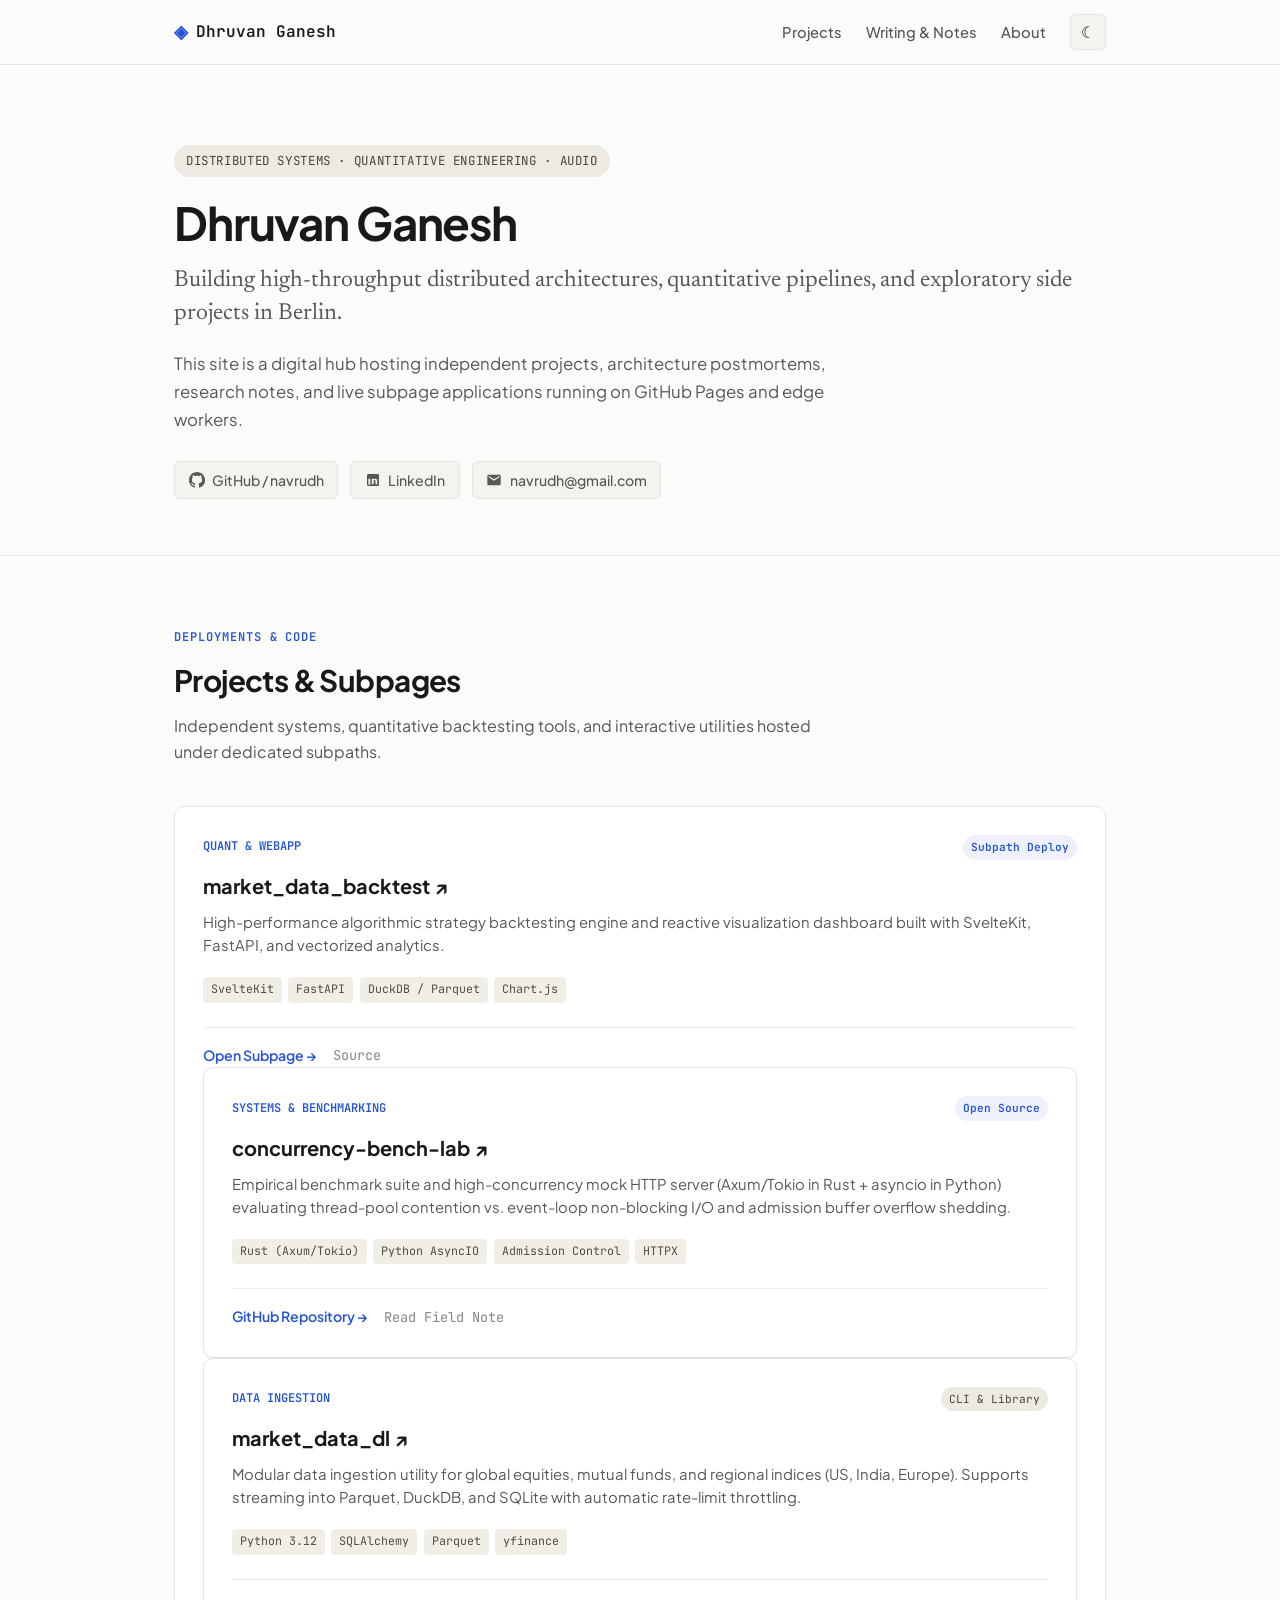
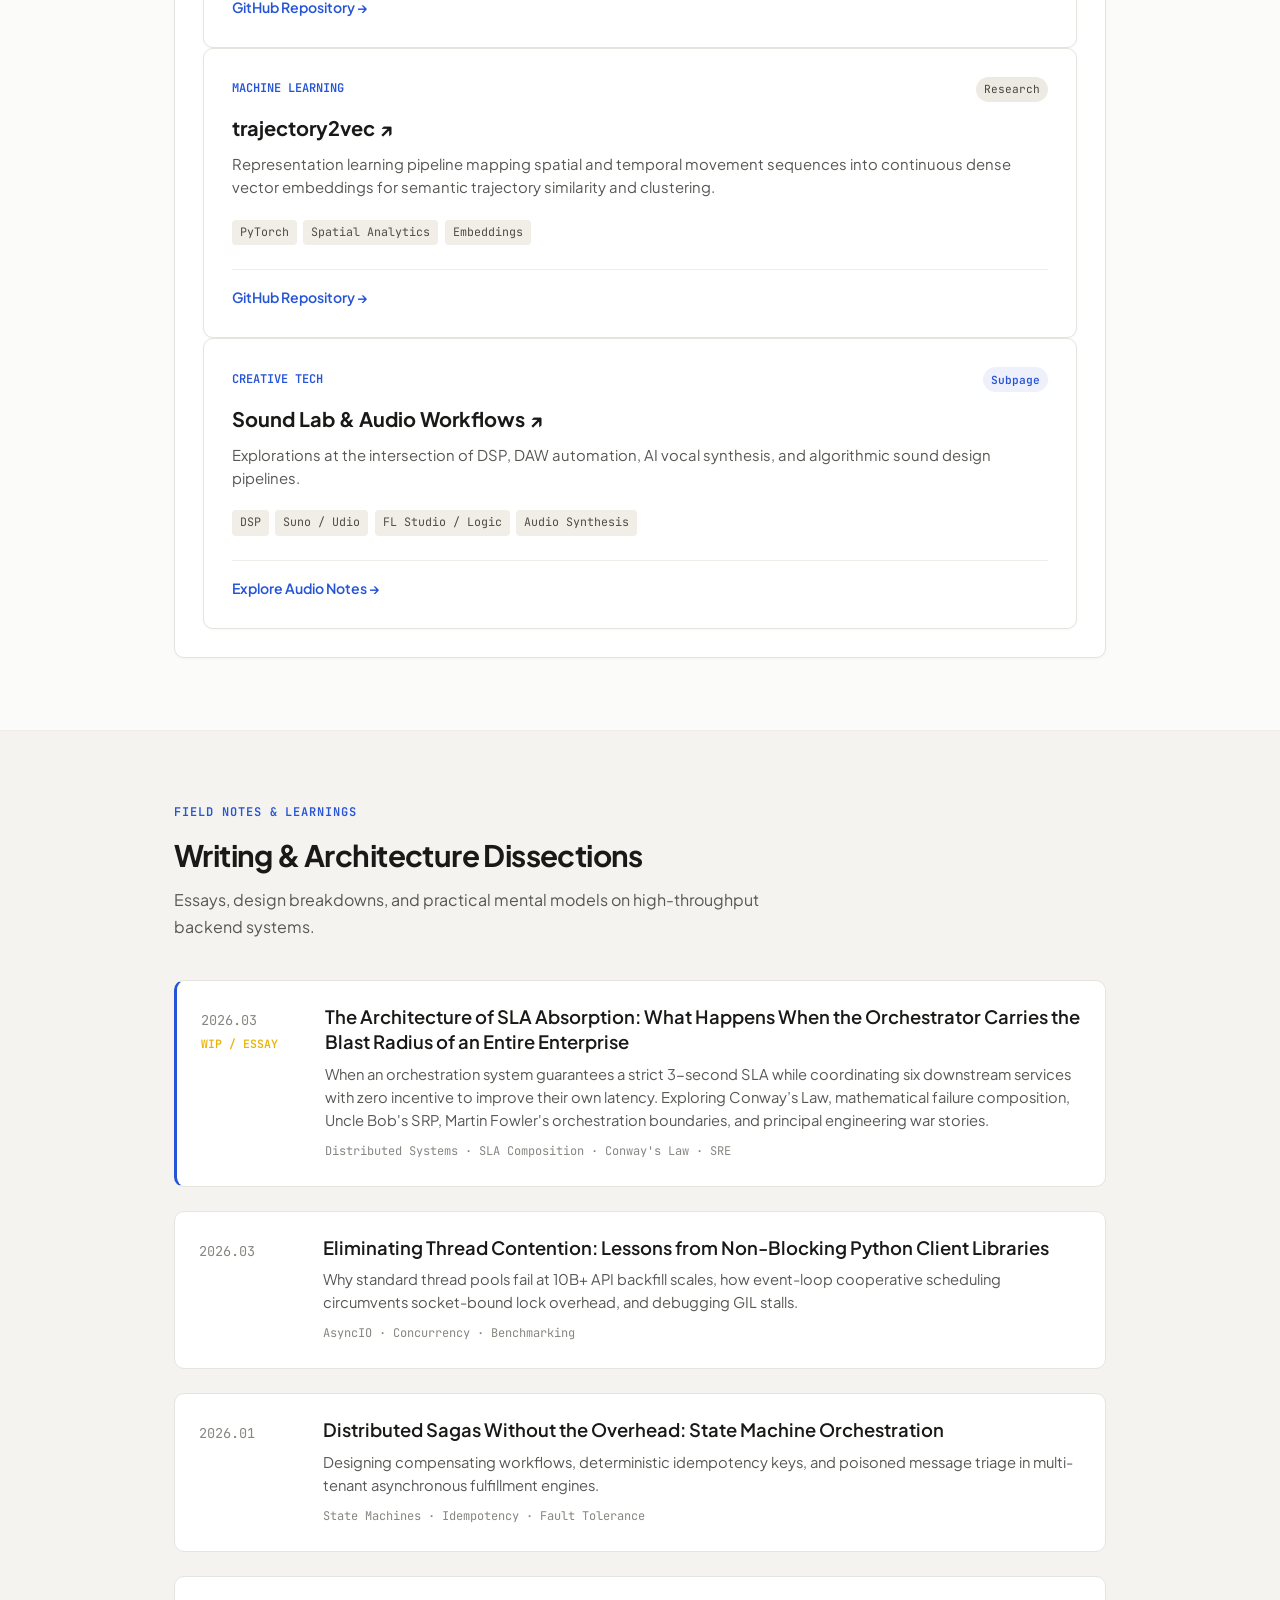
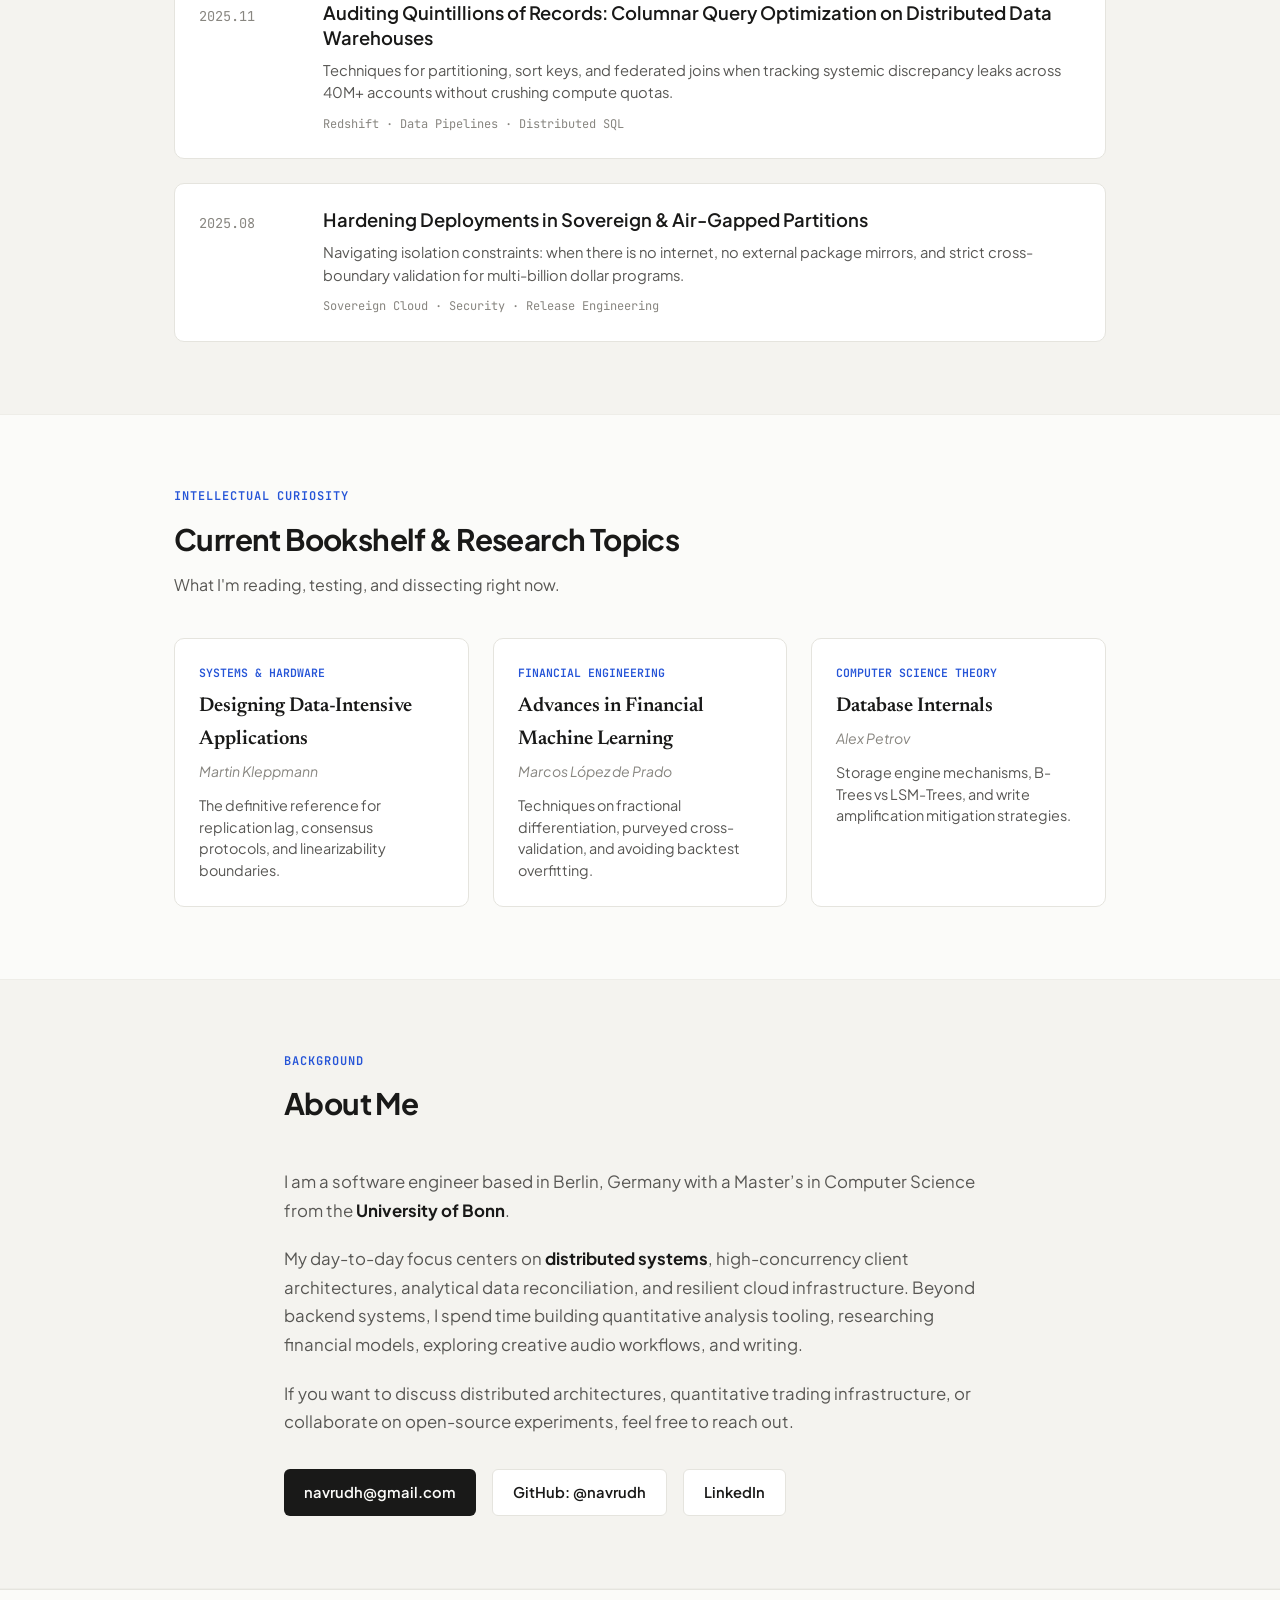
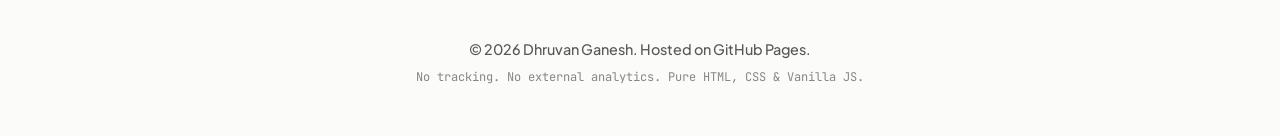
<file: index.html>
<!DOCTYPE html>
<html lang="en">
<head>
  <meta charset="UTF-8">
  <meta name="viewport" content="width=device-width, initial-scale=1.0">
  <title>Dhruvan Ganesh — Distributed Systems, Quant & Notes</title>
  <meta name="description" content="Personal portfolio, engineering field notes, and sub-project directory of Dhruvan Ganesh.">
  <link rel="icon" href="data:image/svg+xml,<svg xmlns=%22http://www.w3.org/2000/svg%22 viewBox=%220 0 100 100%22><text y=%22.9em%22 font-size=%2290%22>⚡</text></svg>">
  
  <!-- Fonts: Inter + JetBrains Mono + Newsreader for refined editorial look -->
  <link rel="preconnect" href="https://fonts.googleapis.com">
  <link rel="preconnect" href="https://fonts.gstatic.com" crossorigin>
  <link href="https://fonts.googleapis.com/css2?family=JetBrains+Mono:wght@400;500;600&family=Newsreader:ital,opsz,wght@0,6..72,400;0,6..72,500;1,6..72,400&family=Plus+Jakarta+Sans:wght@400;500;600;700&display=swap" rel="stylesheet">
  
  <link rel="stylesheet" href="style.css">
</head>
<body class="light">
  <header class="site-header">
    <div class="container header-inner">
      <a href="/" class="brand-link">
        <span class="brand-symbol">◈</span>
        <span class="brand-text">Dhruvan Ganesh</span>
      </a>

      <nav class="nav-links">
        <a href="#projects" class="nav-item">Projects</a>
        <a href="#notes" class="nav-item">Writing & Notes</a>
        <a href="#about" class="nav-item">About</a>
        <button id="theme-toggle" class="theme-btn" aria-label="Toggle theme" title="Toggle dark/light mode">
          <span class="theme-icon light-icon">☾</span>
          <span class="theme-icon dark-icon">☼</span>
        </button>
      </nav>
    </div>
  </header>

  <main class="main-content">
    <!-- Hero / Intro -->
    <section class="hero-section">
      <div class="container">
        <div class="hero-badge">Distributed Systems · Quantitative Engineering · Audio</div>
        <h1 class="hero-title">
          Dhruvan Ganesh
        </h1>
        <p class="hero-tagline">
          Building high-throughput distributed architectures, quantitative pipelines, and exploratory side projects in Berlin.
        </p>
        <p class="hero-bio">
          This site is a digital hub hosting independent projects, architecture postmortems, research notes, and live subpage applications running on GitHub Pages and edge workers.
        </p>
        <div class="hero-socials">
          <a href="https://github.com/navrudh" target="_blank" rel="noopener noreferrer" class="badge-link">
            <svg class="icon" viewBox="0 0 24 24" width="16" height="16"><path fill="currentColor" d="M12 0C5.37 0 0 5.37 0 12c0 5.31 3.435 9.795 8.205 11.385.6.105.825-.255.825-.57 0-.285-.015-1.23-.015-2.235-3.015.555-3.795-.735-4.035-1.41-.135-.345-.72-1.41-1.23-1.695-.42-.225-1.02-.78-.015-.795.945-.015 1.62.87 1.845 1.23 1.08 1.815 2.805 1.305 3.495.99.105-.78.42-1.305.765-1.605-2.67-.3-5.46-1.335-5.46-5.925 0-1.305.465-2.385 1.23-3.225-.12-.3-.54-1.53.12-3.18 0 0 1.005-.315 3.3 1.23.96-.27 1.98-.405 3-.405s2.04.135 3 .405c2.295-1.56 3.3-1.23 3.3-1.23.66 1.65.24 2.88.12 3.18.765.84 1.23 1.905 1.23 3.225 0 4.605-2.805 5.625-5.475 5.925.435.375.81 1.095.81 2.22 0 1.605-.015 2.895-.015 3.3 0 .315.225.69.825.57A12.02 12.02 0 0024 12c0-6.63-5.37-12-12-12z"/></svg>
            <span>GitHub / navrudh</span>
          </a>
          <a href="https://linkedin.com/in/dhruvang" target="_blank" rel="noopener noreferrer" class="badge-link">
            <svg class="icon" viewBox="0 0 24 24" width="16" height="16"><path fill="currentColor" d="M19 3a2 2 0 0 1 2 2v14a2 2 0 0 1-2 2H5a2 2 0 0 1-2-2V5a2 2 0 0 1 2-2h14m-.5 15.5v-5.3a3.26 3.26 0 0 0-3.26-3.26c-.85 0-1.84.52-2.28 1.3v-1.11h-2.79v8.37h2.79v-4.93c0-.77.62-1.4 1.39-1.4a1.4 1.4 0 0 1 1.4 1.4v4.93h2.75M6.46 8.76c-.92 0-1.66-.74-1.66-1.66s.74-1.66 1.66-1.66 1.66.74 1.66 1.66-.74 1.66-1.66 1.66m1.37 10.24V9.95H5.09v9.05h2.74z"/></svg>
            <span>LinkedIn</span>
          </a>
          <a href="mailto:navrudh@gmail.com" class="badge-link">
            <svg class="icon" viewBox="0 0 24 24" width="16" height="16"><path fill="currentColor" d="M20 4H4c-1.1 0-1.99.9-1.99 2L2 18c0 1.1.9 2 2 2h16c1.1 0 2-.9 2-2V6c0-1.1-.9-2-2-2zm0 4l-8 5-8-5V6l8 5 8-5v2z"/></svg>
            <span>navrudh@gmail.com</span>
          </a>
        </div>
      </div>
    </section>

    <!-- Subpage Projects & Repos -->
    <section id="projects" class="content-section">
      <div class="container">
        <div class="section-header">
          <div class="section-badge">Deployments & Code</div>
          <h2 class="section-title">Projects & Subpages</h2>
          <p class="section-desc">Independent systems, quantitative backtesting tools, and interactive utilities hosted under dedicated subpaths.</p>
        </div>

        <div class="projects-grid">
          <!-- Project 1: Market Data Backtest Hub -->
          <article class="project-card">
            <div class="card-header">
              <span class="project-tag">Quant & WebApp</span>
              <span class="status-pill active">Subpath Deploy</span>
            </div>
            <h3 class="project-title">
              <a href="/market_data_backtest/" class="card-link-title">market_data_backtest ↗</a>
            </h3>
            <p class="project-description">
              High-performance algorithmic strategy backtesting engine and reactive visualization dashboard built with SvelteKit, FastAPI, and vectorized analytics.
            </p>
            <div class="card-meta">
              <span class="tech-chip">SvelteKit</span>
              <span class="tech-chip">FastAPI</span>
              <span class="tech-chip">DuckDB / Parquet</span>
              <span class="tech-chip">Chart.js</span>
            </div>
            <div class="card-footer">
              <a href="/market_data_backtest/" class="action-link">Open Subpage &rarr;</a>
              <a href="https://github.com/navrudh/steady_alpha_lab" target="_blank" rel="noopener" class="code-link">Source</a>
            </div>
          <!-- Project: Concurrency Bench Lab -->
          <article class="project-card">
            <div class="card-header">
              <span class="project-tag">Systems &amp; Benchmarking</span>
              <span class="status-pill active">Open Source</span>
            </div>
            <h3 class="project-title">
              <a href="https://github.com/navrudh/concurrency-bench-lab" target="_blank" rel="noopener" class="card-link-title">concurrency-bench-lab ↗</a>
            </h3>
            <p class="project-description">
              Empirical benchmark suite and high-concurrency mock HTTP server (Axum/Tokio in Rust + asyncio in Python) evaluating thread-pool contention vs. event-loop non-blocking I/O and admission buffer overflow shedding.
            </p>
            <div class="card-meta">
              <span class="tech-chip">Rust (Axum/Tokio)</span>
              <span class="tech-chip">Python AsyncIO</span>
              <span class="tech-chip">Admission Control</span>
              <span class="tech-chip">HTTPX</span>
            </div>
            <div class="card-footer">
              <a href="https://github.com/navrudh/concurrency-bench-lab" target="_blank" rel="noopener" class="action-link">GitHub Repository &rarr;</a>
              <a href="/notes/async-io-client-bottlenecks.html" class="code-link">Read Field Note</a>
            </div>
          </article>

          <!-- Project 2: Market Data Downloader -->
          <article class="project-card">
            <div class="card-header">
              <span class="project-tag">Data Ingestion</span>
              <span class="status-pill">CLI & Library</span>
            </div>
            <h3 class="project-title">
              <a href="https://github.com/navrudh/market_data_dl" target="_blank" rel="noopener" class="card-link-title">market_data_dl ↗</a>
            </h3>
            <p class="project-description">
              Modular data ingestion utility for global equities, mutual funds, and regional indices (US, India, Europe). Supports streaming into Parquet, DuckDB, and SQLite with automatic rate-limit throttling.
            </p>
            <div class="card-meta">
              <span class="tech-chip">Python 3.12</span>
              <span class="tech-chip">SQLAlchemy</span>
              <span class="tech-chip">Parquet</span>
              <span class="tech-chip">yfinance</span>
            </div>
            <div class="card-footer">
              <a href="https://github.com/navrudh/market_data_dl" target="_blank" rel="noopener" class="action-link">GitHub Repository &rarr;</a>
            </div>
          </article>

          <!-- Project 3: Trajectory2Vec -->
          <article class="project-card">
            <div class="card-header">
              <span class="project-tag">Machine Learning</span>
              <span class="status-pill">Research</span>
            </div>
            <h3 class="project-title">
              <a href="https://github.com/navrudh/trajectory2vec" target="_blank" rel="noopener" class="card-link-title">trajectory2vec ↗</a>
            </h3>
            <p class="project-description">
              Representation learning pipeline mapping spatial and temporal movement sequences into continuous dense vector embeddings for semantic trajectory similarity and clustering.
            </p>
            <div class="card-meta">
              <span class="tech-chip">PyTorch</span>
              <span class="tech-chip">Spatial Analytics</span>
              <span class="tech-chip">Embeddings</span>
            </div>
            <div class="card-footer">
              <a href="https://github.com/navrudh/trajectory2vec" target="_blank" rel="noopener" class="action-link">GitHub Repository &rarr;</a>
            </div>
          </article>

          <!-- Project 4: Music Production & Audio Engineering -->
          <article class="project-card">
            <div class="card-header">
              <span class="project-tag">Creative Tech</span>
              <span class="status-pill active">Subpage</span>
            </div>
            <h3 class="project-title">
              <a href="/music/" class="card-link-title">Sound Lab & Audio Workflows ↗</a>
            </h3>
            <p class="project-description">
              Explorations at the intersection of DSP, DAW automation, AI vocal synthesis, and algorithmic sound design pipelines.
            </p>
            <div class="card-meta">
              <span class="tech-chip">DSP</span>
              <span class="tech-chip">Suno / Udio</span>
              <span class="tech-chip">FL Studio / Logic</span>
              <span class="tech-chip">Audio Synthesis</span>
            </div>
            <div class="card-footer">
              <a href="/music/" class="action-link">Explore Audio Notes &rarr;</a>
            </div>
          </article>
        </div>
      </div>
    </section>

    <!-- Writing / Notes / Architecture Dissections -->
    <section id="notes" class="content-section alternate-bg">
      <div class="container">
        <div class="section-header">
          <div class="section-badge">Field Notes & Learnings</div>
          <h2 class="section-title">Writing & Architecture Dissections</h2>
          <p class="section-desc">Essays, design breakdowns, and practical mental models on high-throughput backend systems.</p>
        </div>

        <div class="notes-list">
          <article class="note-row" style="border-left: 3px solid var(--accent);">
            <div class="note-date">2026.03 <br><span style="font-size: 0.72rem; color: #eab308; font-weight: 600;">WIP / ESSAY</span></div>
            <div class="note-body">
              <h3 class="note-title">
                <a href="/notes/architecture-of-sla-absorption.html">The Architecture of SLA Absorption: What Happens When the Orchestrator Carries the Blast Radius of an Entire Enterprise</a>
              </h3>
              <p class="note-snippet">
                When an orchestration system guarantees a strict 3-second SLA while coordinating six downstream services with zero incentive to improve their own latency. Exploring Conway’s Law, mathematical failure composition, Uncle Bob's SRP, Martin Fowler's orchestration boundaries, and principal engineering war stories.
              </p>
              <div class="note-tags">
                <span>Distributed Systems</span> · <span>SLA Composition</span> · <span>Conway's Law</span> · <span>SRE</span>
              </div>
            </div>
          </article>

          <article class="note-row">
            <div class="note-date">2026.03</div>
            <div class="note-body">
              <h3 class="note-title">
                <a href="/notes/async-io-client-bottlenecks.html">Eliminating Thread Contention: Lessons from Non-Blocking Python Client Libraries</a>
              </h3>
              <p class="note-snippet">
                Why standard thread pools fail at 10B+ API backfill scales, how event-loop cooperative scheduling circumvents socket-bound lock overhead, and debugging GIL stalls.
              </p>
              <div class="note-tags">
                <span>AsyncIO</span> · <span>Concurrency</span> · <span>Benchmarking</span>
              </div>
            </div>
          </article>

          <article class="note-row">
            <div class="note-date">2026.01</div>
            <div class="note-body">
              <h3 class="note-title">
                <a href="/notes/distributed-sagas-in-production.html">Distributed Sagas Without the Overhead: State Machine Orchestration</a>
              </h3>
              <p class="note-snippet">
                Designing compensating workflows, deterministic idempotency keys, and poisoned message triage in multi-tenant asynchronous fulfillment engines.
              </p>
              <div class="note-tags">
                <span>State Machines</span> · <span>Idempotency</span> · <span>Fault Tolerance</span>
              </div>
            </div>
          </article>

          <article class="note-row">
            <div class="note-date">2025.11</div>
            <div class="note-body">
              <h3 class="note-title">
                <a href="/notes/auditing-quintillions.html">Auditing Quintillions of Records: Columnar Query Optimization on Distributed Data Warehouses</a>
              </h3>
              <p class="note-snippet">
                Techniques for partitioning, sort keys, and federated joins when tracking systemic discrepancy leaks across 40M+ accounts without crushing compute quotas.
              </p>
              <div class="note-tags">
                <span>Redshift</span> · <span>Data Pipelines</span> · <span>Distributed SQL</span>
              </div>
            </div>
          </article>

          <article class="note-row">
            <div class="note-date">2025.08</div>
            <div class="note-body">
              <h3 class="note-title">
                <a href="/notes/air-gapped-cloud-deployments.html">Hardening Deployments in Sovereign & Air-Gapped Partitions</a>
              </h3>
              <p class="note-snippet">
                Navigating isolation constraints: when there is no internet, no external package mirrors, and strict cross-boundary validation for multi-billion dollar programs.
              </p>
              <div class="note-tags">
                <span>Sovereign Cloud</span> · <span>Security</span> · <span>Release Engineering</span>
              </div>
            </div>
          </article>
        </div>
      </div>
    </section>

    <!-- Reading / Bookshelf & Interests -->
    <section class="content-section">
      <div class="container">
        <div class="section-header">
          <div class="section-badge">Intellectual Curiosity</div>
          <h2 class="section-title">Current Bookshelf & Research Topics</h2>
          <p class="section-desc">What I'm reading, testing, and dissecting right now.</p>
        </div>

        <div class="bookshelf-grid">
          <div class="book-card">
            <div class="book-category">Systems & Hardware</div>
            <h4 class="book-title">Designing Data-Intensive Applications</h4>
            <p class="book-author">Martin Kleppmann</p>
            <p class="book-commentary">The definitive reference for replication lag, consensus protocols, and linearizability boundaries.</p>
          </div>

          <div class="book-card">
            <div class="book-category">Financial Engineering</div>
            <h4 class="book-title">Advances in Financial Machine Learning</h4>
            <p class="book-author">Marcos López de Prado</p>
            <p class="book-commentary">Techniques on fractional differentiation, purveyed cross-validation, and avoiding backtest overfitting.</p>
          </div>

          <div class="book-card">
            <div class="book-category">Computer Science Theory</div>
            <h4 class="book-title">Database Internals</h4>
            <p class="book-author">Alex Petrov</p>
            <p class="book-commentary">Storage engine mechanisms, B-Trees vs LSM-Trees, and write amplification mitigation strategies.</p>
          </div>
        </div>
      </div>
    </section>

    <!-- About / Contact -->
    <section id="about" class="content-section alternate-bg">
      <div class="container narrow-container">
        <div class="section-header">
          <div class="section-badge">Background</div>
          <h2 class="section-title">About Me</h2>
        </div>
        <div class="prose-content">
          <p>
            I am a software engineer based in Berlin, Germany with a Master’s in Computer Science from the <strong>University of Bonn</strong>.
          </p>
          <p>
            My day-to-day focus centers on <strong>distributed systems</strong>, high-concurrency client architectures, analytical data reconciliation, and resilient cloud infrastructure. Beyond backend systems, I spend time building quantitative analysis tooling, researching financial models, exploring creative audio workflows, and writing.
          </p>
          <p>
            If you want to discuss distributed architectures, quantitative trading infrastructure, or collaborate on open-source experiments, feel free to reach out.
          </p>
          <div class="contact-links">
            <a href="mailto:navrudh@gmail.com" class="action-btn primary">navrudh@gmail.com</a>
            <a href="https://github.com/navrudh" target="_blank" rel="noopener" class="action-btn secondary">GitHub: @navrudh</a>
            <a href="https://linkedin.com/in/dhruvang" target="_blank" rel="noopener" class="action-btn secondary">LinkedIn</a>
          </div>
        </div>
      </div>
    </section>
  </main>

  <footer class="site-footer">
    <div class="container footer-inner">
      <p class="footer-copy">© 2026 Dhruvan Ganesh. Hosted on GitHub Pages.</p>
      <p class="footer-subtext">No tracking. No external analytics. Pure HTML, CSS & Vanilla JS.</p>
    </div>
  </footer>

  <script src="script.js"></script>
</body>
</html>
</file>
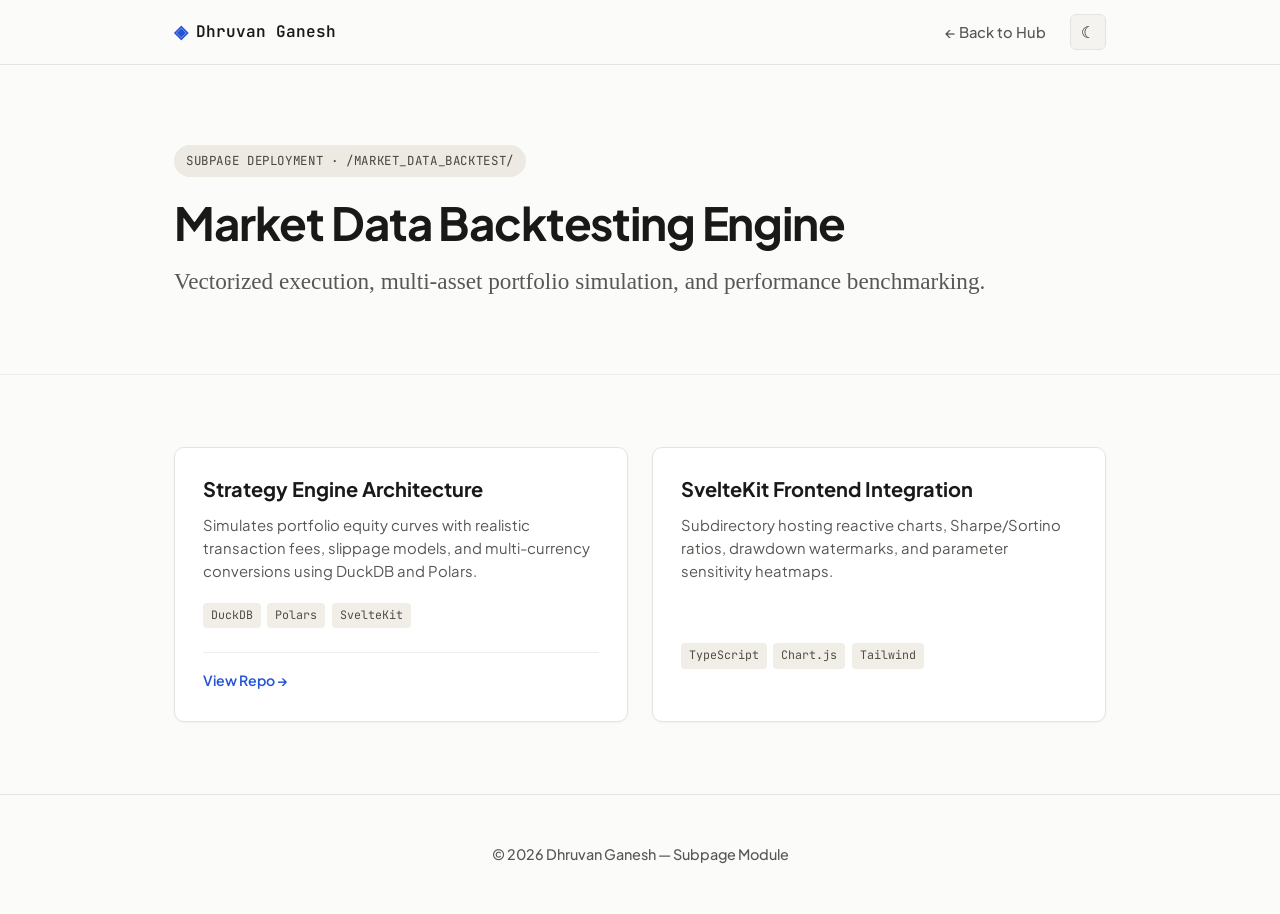
<file: market_data_backtest/index.html>
<!DOCTYPE html>
<html lang="en">
<head>
  <meta charset="UTF-8">
  <meta name="viewport" content="width=device-width, initial-scale=1.0">
  <title>Market Data Backtest Demo — Subpage Showcase</title>
  <link rel="icon" href="data:image/svg+xml,<svg xmlns=%22http://www.w3.org/2000/svg%22 viewBox=%220 0 100 100%22><text y=%22.9em%22 font-size=%2290%22>📈</text></svg>">
  <link rel="preconnect" href="https://fonts.googleapis.com">
  <link rel="preconnect" href="https://fonts.gstatic.com" crossorigin>
  <link href="https://fonts.googleapis.com/css2?family=JetBrains+Mono:wght@400;500;600&family=Plus+Jakarta+Sans:wght@400;500;600;700&display=swap" rel="stylesheet">
  <link rel="stylesheet" href="../style.css">
</head>
<body class="light">
  <header class="site-header">
    <div class="container header-inner">
      <a href="/" class="brand-link">
        <span class="brand-symbol">◈</span>
        <span class="brand-text">Dhruvan Ganesh</span>
      </a>
      <nav class="nav-links">
        <a href="/" class="nav-item">&larr; Back to Hub</a>
        <button id="theme-toggle" class="theme-btn" aria-label="Toggle theme">
          <span class="theme-icon light-icon">☾</span>
          <span class="theme-icon dark-icon">☼</span>
        </button>
      </nav>
    </div>
  </header>

  <main class="main-content">
    <section class="hero-section">
      <div class="container">
        <div class="hero-badge">Subpage Deployment · /market_data_backtest/</div>
        <h1 class="hero-title">Market Data Backtesting Engine</h1>
        <p class="hero-tagline">
          Vectorized execution, multi-asset portfolio simulation, and performance benchmarking.
        </p>
      </div>
    </section>

    <section class="content-section">
      <div class="container">
        <div class="projects-grid">
          <div class="project-card">
            <h3 class="project-title">Strategy Engine Architecture</h3>
            <p class="project-description">
              Simulates portfolio equity curves with realistic transaction fees, slippage models, and multi-currency conversions using DuckDB and Polars.
            </p>
            <div class="card-meta">
              <span class="tech-chip">DuckDB</span>
              <span class="tech-chip">Polars</span>
              <span class="tech-chip">SvelteKit</span>
            </div>
            <div class="card-footer">
              <a href="https://github.com/navrudh/steady_alpha_lab" target="_blank" rel="noopener" class="action-link">View Repo &rarr;</a>
            </div>
          </div>

          <div class="project-card">
            <h3 class="project-title">SvelteKit Frontend Integration</h3>
            <p class="project-description">
              Subdirectory hosting reactive charts, Sharpe/Sortino ratios, drawdown watermarks, and parameter sensitivity heatmaps.
            </p>
            <div class="card-meta">
              <span class="tech-chip">TypeScript</span>
              <span class="tech-chip">Chart.js</span>
              <span class="tech-chip">Tailwind</span>
            </div>
          </div>
        </div>
      </div>
    </section>
  </main>

  <footer class="site-footer">
    <div class="container footer-inner">
      <p class="footer-copy">© 2026 Dhruvan Ganesh — Subpage Module</p>
    </div>
  </footer>

  <script src="../script.js"></script>
</body>
</html>
</file>
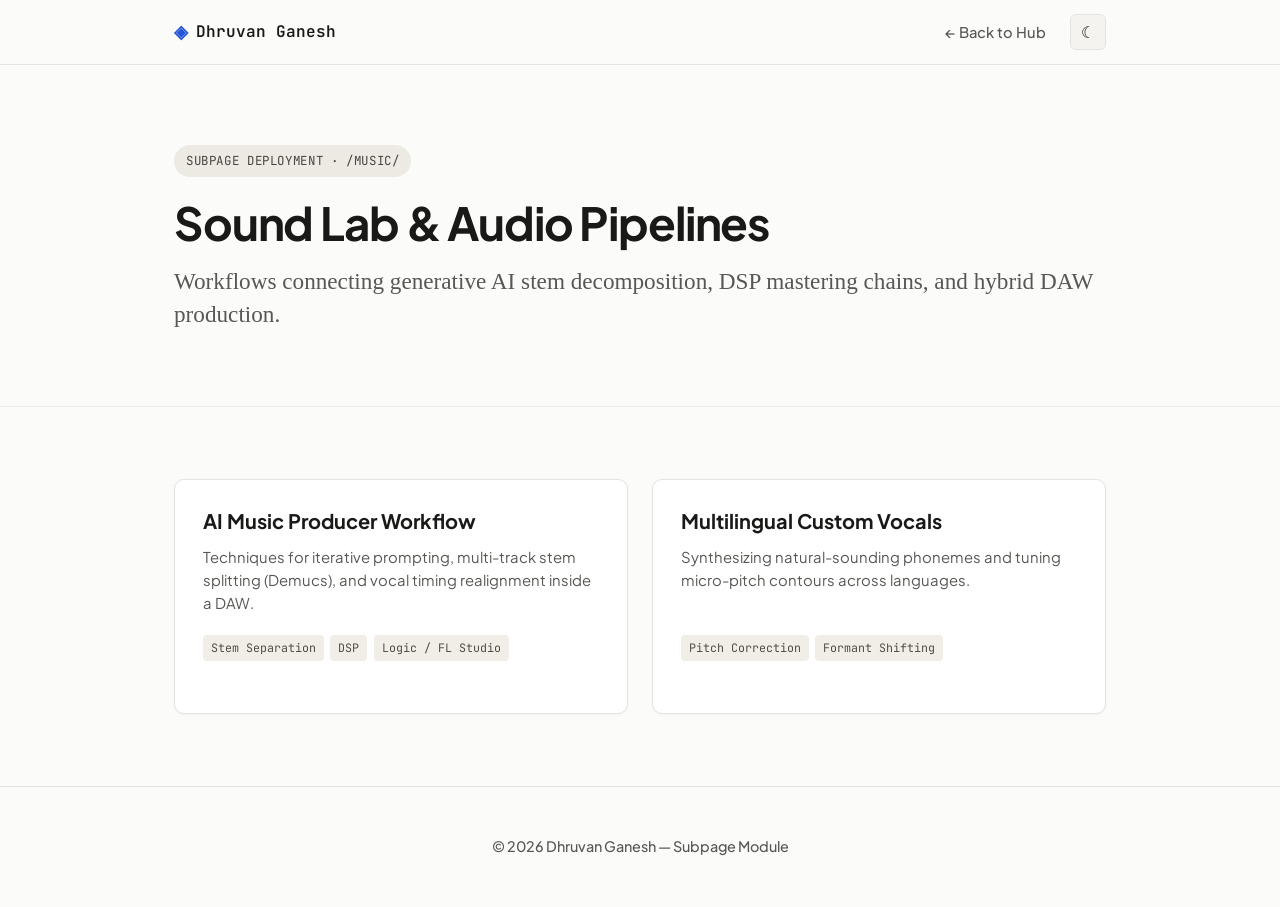
<file: music/index.html>
<!DOCTYPE html>
<html lang="en">
<head>
  <meta charset="UTF-8">
  <meta name="viewport" content="width=device-width, initial-scale=1.0">
  <title>Sound Lab & Audio Engineering — Subpage</title>
  <link rel="icon" href="data:image/svg+xml,<svg xmlns=%22http://www.w3.org/2000/svg%22 viewBox=%220 0 100 100%22><text y=%22.9em%22 font-size=%2290%22>🎛️</text></svg>">
  <link rel="preconnect" href="https://fonts.googleapis.com">
  <link rel="preconnect" href="https://fonts.gstatic.com" crossorigin>
  <link href="https://fonts.googleapis.com/css2?family=JetBrains+Mono:wght@400;500;600&family=Plus+Jakarta+Sans:wght@400;500;600;700&display=swap" rel="stylesheet">
  <link rel="stylesheet" href="../style.css">
</head>
<body class="light">
  <header class="site-header">
    <div class="container header-inner">
      <a href="/" class="brand-link">
        <span class="brand-symbol">◈</span>
        <span class="brand-text">Dhruvan Ganesh</span>
      </a>
      <nav class="nav-links">
        <a href="/" class="nav-item">&larr; Back to Hub</a>
        <button id="theme-toggle" class="theme-btn" aria-label="Toggle theme">
          <span class="theme-icon light-icon">☾</span>
          <span class="theme-icon dark-icon">☼</span>
        </button>
      </nav>
    </div>
  </header>

  <main class="main-content">
    <section class="hero-section">
      <div class="container">
        <div class="hero-badge">Subpage Deployment · /music/</div>
        <h1 class="hero-title">Sound Lab & Audio Pipelines</h1>
        <p class="hero-tagline">
          Workflows connecting generative AI stem decomposition, DSP mastering chains, and hybrid DAW production.
        </p>
      </div>
    </section>

    <section class="content-section">
      <div class="container">
        <div class="projects-grid">
          <div class="project-card">
            <h3 class="project-title">AI Music Producer Workflow</h3>
            <p class="project-description">
              Techniques for iterative prompting, multi-track stem splitting (Demucs), and vocal timing realignment inside a DAW.
            </p>
            <div class="card-meta">
              <span class="tech-chip">Stem Separation</span>
              <span class="tech-chip">DSP</span>
              <span class="tech-chip">Logic / FL Studio</span>
            </div>
          </div>

          <div class="project-card">
            <h3 class="project-title">Multilingual Custom Vocals</h3>
            <p class="project-description">
              Synthesizing natural-sounding phonemes and tuning micro-pitch contours across languages.
            </p>
            <div class="card-meta">
              <span class="tech-chip">Pitch Correction</span>
              <span class="tech-chip">Formant Shifting</span>
            </div>
          </div>
        </div>
      </div>
    </section>
  </main>

  <footer class="site-footer">
    <div class="container footer-inner">
      <p class="footer-copy">© 2026 Dhruvan Ganesh — Subpage Module</p>
    </div>
  </footer>

  <script src="../script.js"></script>
</body>
</html>
</file>
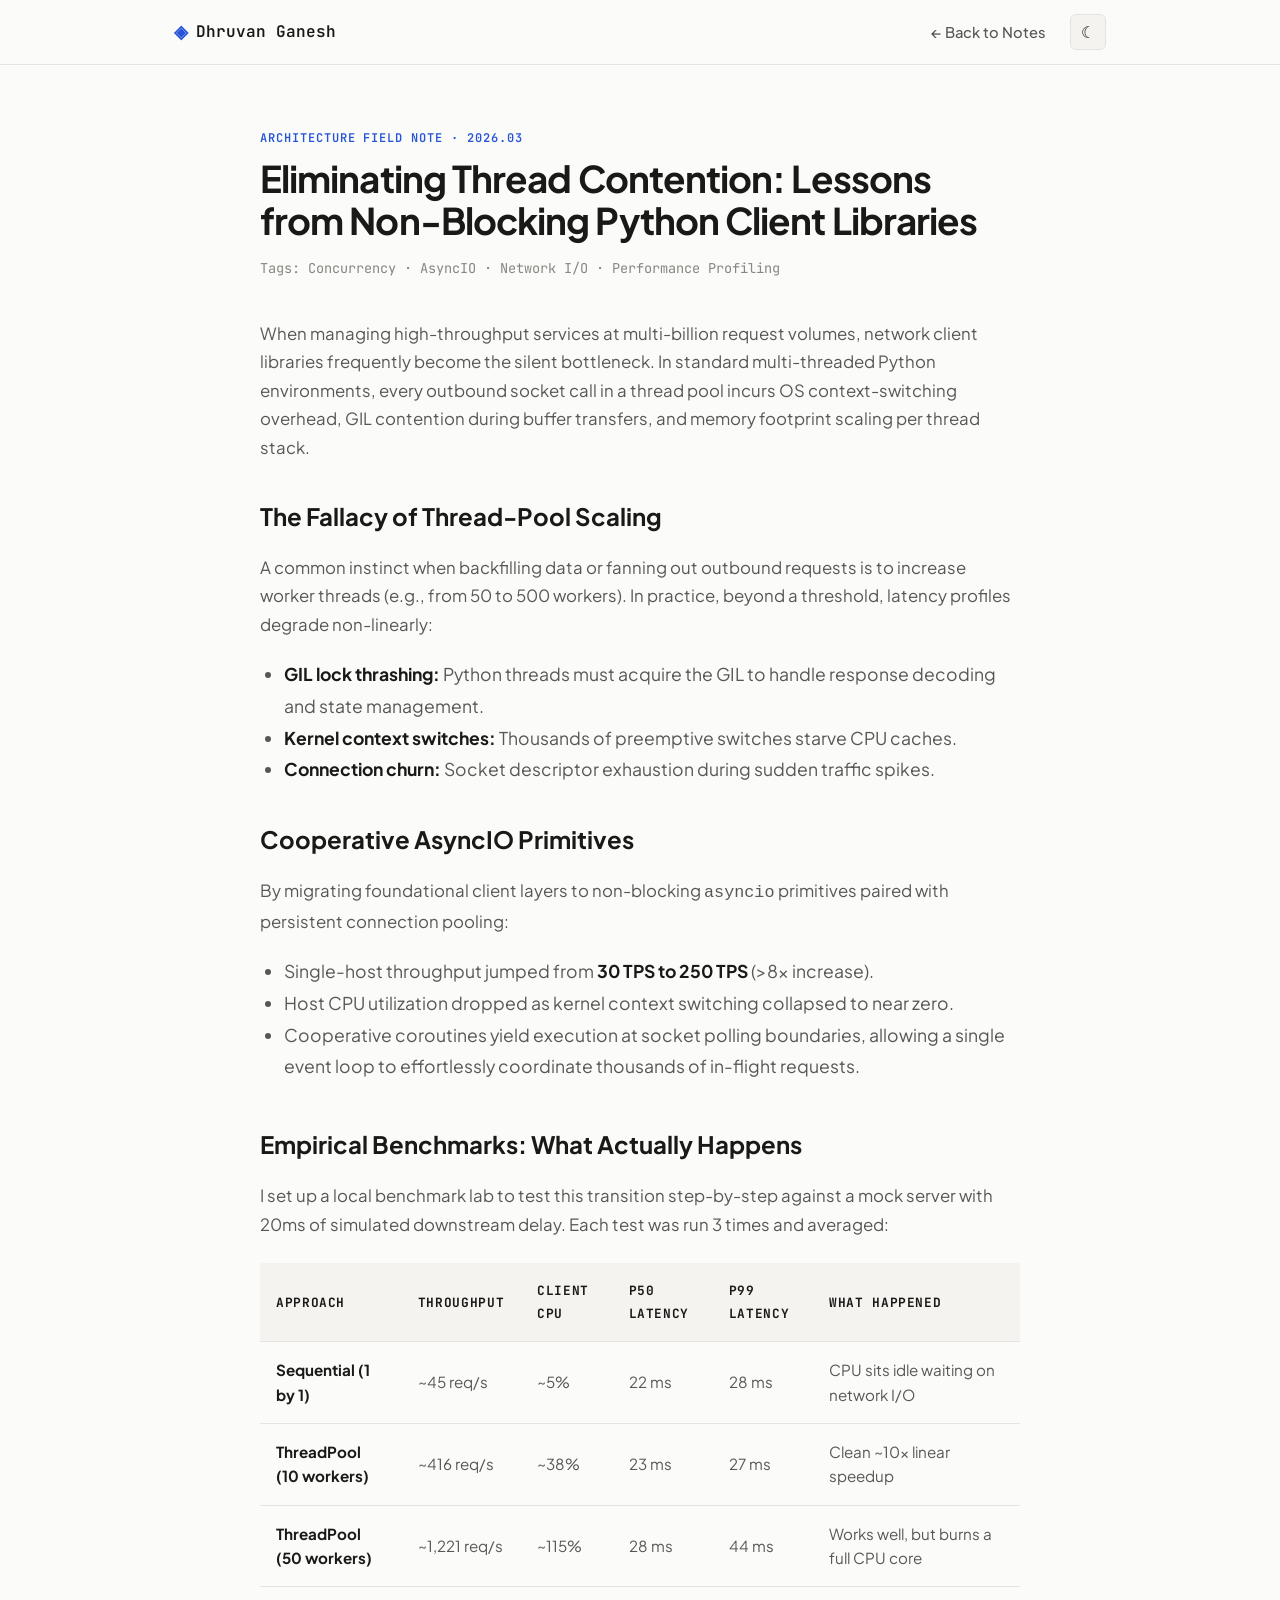
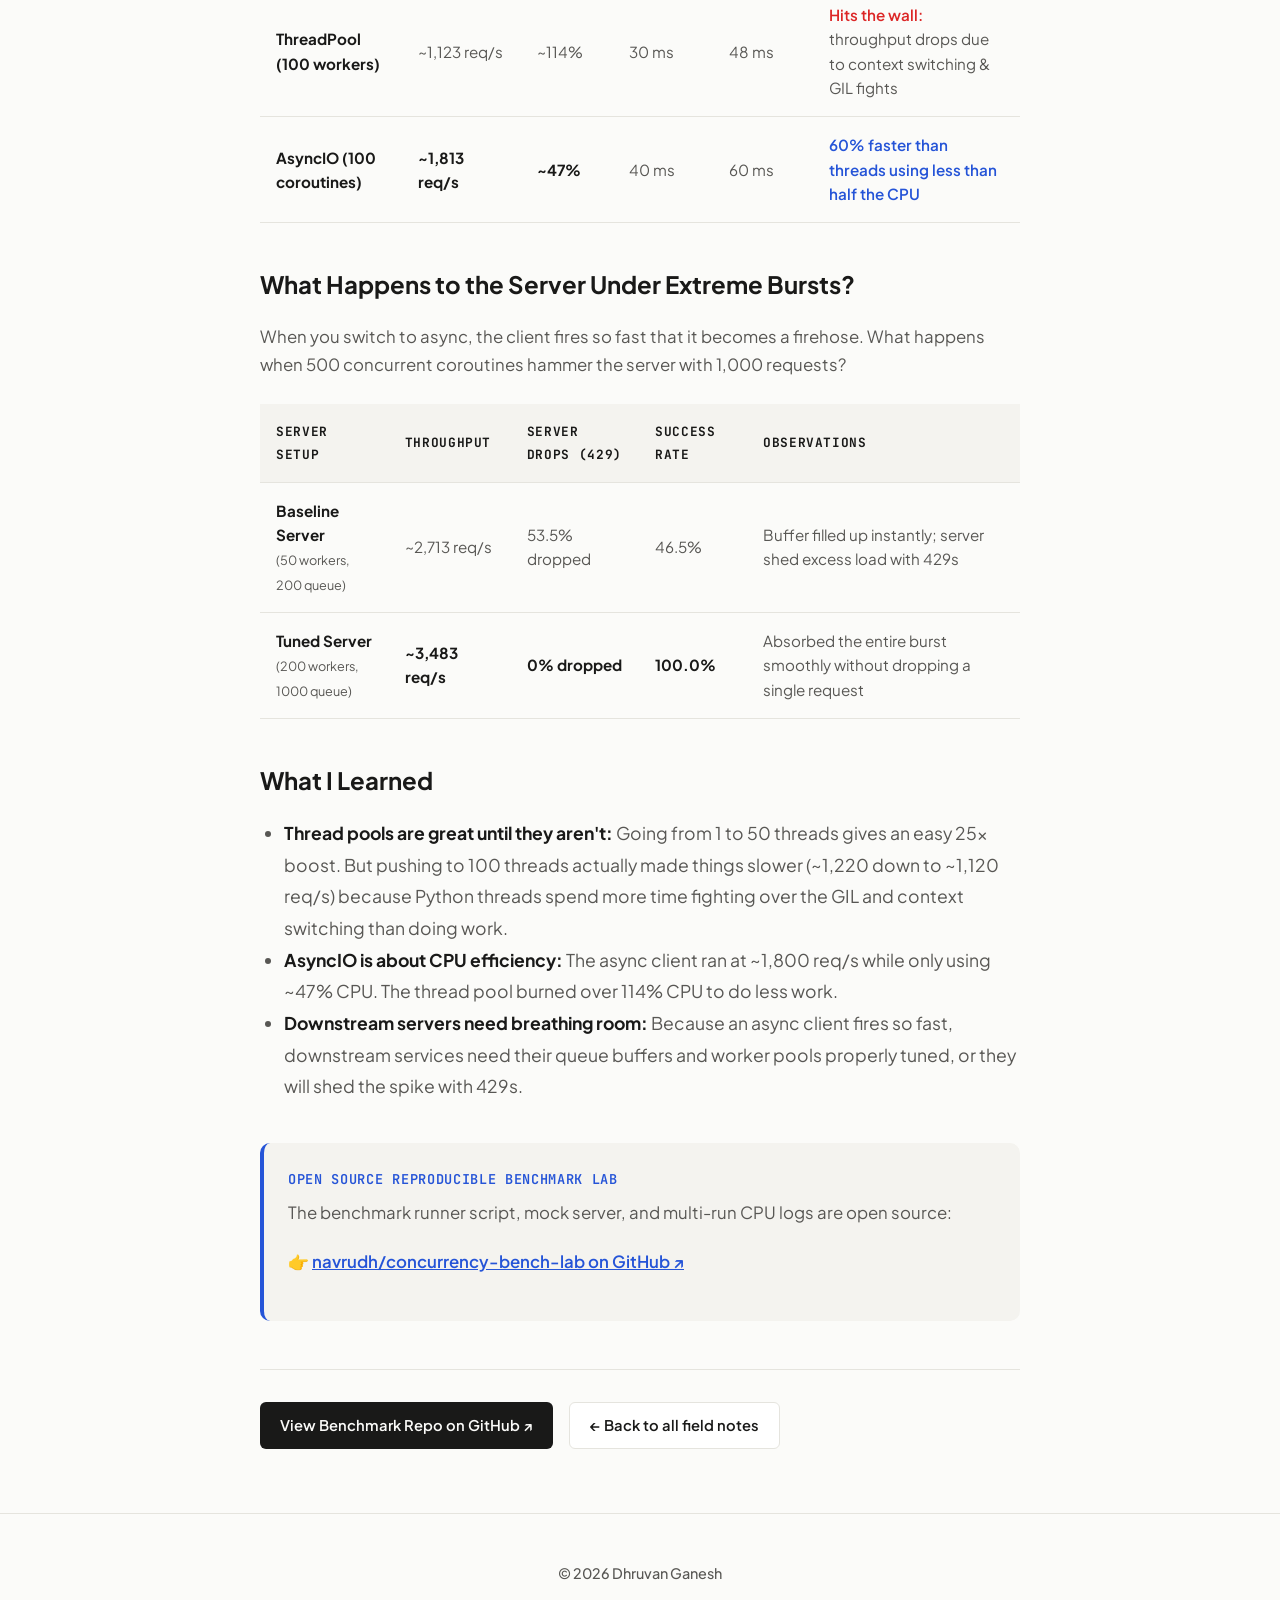
<file: notes/async-io-client-bottlenecks.html>
<!DOCTYPE html>
<html lang="en">
<head>
  <meta charset="UTF-8">
  <meta name="viewport" content="width=device-width, initial-scale=1.0">
  <title>Eliminating Thread Contention in Python Client Libraries — Dhruvan Ganesh</title>
  <link rel="icon" href="data:image/svg+xml,<svg xmlns=%22http://www.w3.org/2000/svg%22 viewBox=%220 0 100 100%22><text y=%22.9em%22 font-size=%2290%22>📝</text></svg>">
  <link rel="preconnect" href="https://fonts.googleapis.com">
  <link rel="preconnect" href="https://fonts.gstatic.com" crossorigin>
  <link href="https://fonts.googleapis.com/css2?family=JetBrains+Mono:wght@400;500;600&family=Newsreader:ital,opsz,wght@0,6..72,400;0,6..72,500;1,6..72,400&family=Plus+Jakarta+Sans:wght@400;500;600;700&display=swap" rel="stylesheet">
  <link rel="stylesheet" href="../style.css">
</head>
<body class="light">
  <header class="site-header">
    <div class="container header-inner">
      <a href="/" class="brand-link">
        <span class="brand-symbol">◈</span>
        <span class="brand-text">Dhruvan Ganesh</span>
      </a>
      <nav class="nav-links">
        <a href="/#notes" class="nav-item">&larr; Back to Notes</a>
        <button id="theme-toggle" class="theme-btn" aria-label="Toggle theme">
          <span class="theme-icon light-icon">☾</span>
          <span class="theme-icon dark-icon">☼</span>
        </button>
      </nav>
    </div>
  </header>

  <main class="main-content">
    <article class="container narrow-container" style="padding: 4rem 0;">
      <div class="section-badge">Architecture Field Note · 2026.03</div>
      <h1 class="hero-title" style="font-size: 2.3rem; margin-bottom: 1rem;">
        Eliminating Thread Contention: Lessons from Non-Blocking Python Client Libraries
      </h1>
      <p style="font-family: var(--font-mono); font-size: 0.85rem; color: var(--text-muted); margin-bottom: 2.5rem;">
        Tags: Concurrency · AsyncIO · Network I/O · Performance Profiling
      </p>

      <div class="prose-content" style="font-size: 1.1rem; line-height: 1.8;">
        <p>
          When managing high-throughput services at multi-billion request volumes, network client libraries frequently become the silent bottleneck. In standard multi-threaded Python environments, every outbound socket call in a thread pool incurs OS context-switching overhead, GIL contention during buffer transfers, and memory footprint scaling per thread stack.
        </p>

        <h3 style="font-size: 1.5rem; margin: 2rem 0 1rem; color: var(--text-primary);">The Fallacy of Thread-Pool Scaling</h3>
        <p>
          A common instinct when backfilling data or fanning out outbound requests is to increase worker threads (e.g., from 50 to 500 workers). In practice, beyond a threshold, latency profiles degrade non-linearly:
        </p>
        <ul style="margin: 1rem 0 1.5rem 1.5rem; color: var(--text-secondary);">
          <li><strong>GIL lock thrashing:</strong> Python threads must acquire the GIL to handle response decoding and state management.</li>
          <li><strong>Kernel context switches:</strong> Thousands of preemptive switches starve CPU caches.</li>
          <li><strong>Connection churn:</strong> Socket descriptor exhaustion during sudden traffic spikes.</li>
        </ul>

        <h3 style="font-size: 1.5rem; margin: 2rem 0 1rem; color: var(--text-primary);">Cooperative AsyncIO Primitives</h3>
        <p>
          By migrating foundational client layers to non-blocking <code>asyncio</code> primitives paired with persistent connection pooling:
        </p>
        <ul style="margin: 1rem 0 1.5rem 1.5rem; color: var(--text-secondary);">
          <li>Single-host throughput jumped from <strong>30 TPS to 250 TPS</strong> (&gt;8x increase).</li>
          <li>Host CPU utilization dropped as kernel context switching collapsed to near zero.</li>
          <li>Cooperative coroutines yield execution at socket polling boundaries, allowing a single event loop to effortlessly coordinate thousands of in-flight requests.</li>
        </ul>

        <h3 style="font-size: 1.5rem; margin: 2.5rem 0 1rem; color: var(--text-primary);">Empirical Benchmarks: What Actually Happens</h3>
        <p>
          I set up a local benchmark lab to test this transition step-by-step against a mock server with 20ms of simulated downstream delay. Each test was run 3 times and averaged:
        </p>

        <div class="comparison-table-wrapper" style="margin: 1.5rem 0 2rem;">
          <table class="editorial-table">
            <thead>
              <tr>
                <th>Approach</th>
                <th>Throughput</th>
                <th>Client CPU</th>
                <th>p50 Latency</th>
                <th>p99 Latency</th>
                <th>What Happened</th>
              </tr>
            </thead>
            <tbody>
              <tr>
                <td><strong>Sequential (1 by 1)</strong></td>
                <td>~45 req/s</td>
                <td>~5%</td>
                <td>22 ms</td>
                <td>28 ms</td>
                <td>CPU sits idle waiting on network I/O</td>
              </tr>
              <tr>
                <td><strong>ThreadPool (10 workers)</strong></td>
                <td>~416 req/s</td>
                <td>~38%</td>
                <td>23 ms</td>
                <td>27 ms</td>
                <td>Clean ~10x linear speedup</td>
              </tr>
              <tr>
                <td><strong>ThreadPool (50 workers)</strong></td>
                <td>~1,221 req/s</td>
                <td>~115%</td>
                <td>28 ms</td>
                <td>44 ms</td>
                <td>Works well, but burns a full CPU core</td>
              </tr>
              <tr>
                <td><strong>ThreadPool (100 workers)</strong></td>
                <td>~1,123 req/s</td>
                <td>~114%</td>
                <td>30 ms</td>
                <td>48 ms</td>
                <td><span style="color: #dc2626; font-weight: 600;">Hits the wall:</span> throughput drops due to context switching &amp; GIL fights</td>
              </tr>
              <tr>
                <td><strong>AsyncIO (100 coroutines)</strong></td>
                <td><strong>~1,813 req/s</strong></td>
                <td><strong>~47%</strong></td>
                <td>40 ms</td>
                <td>60 ms</td>
                <td><span style="color: var(--accent); font-weight: 600;">60% faster than threads using less than half the CPU</span></td>
              </tr>
            </tbody>
          </table>
        </div>

        <h3 style="font-size: 1.5rem; margin: 2.5rem 0 1rem; color: var(--text-primary);">What Happens to the Server Under Extreme Bursts?</h3>
        <p>
          When you switch to async, the client fires so fast that it becomes a firehose. What happens when 500 concurrent coroutines hammer the server with 1,000 requests?
        </p>

        <div class="comparison-table-wrapper" style="margin: 1.5rem 0 2rem;">
          <table class="editorial-table">
            <thead>
              <tr>
                <th>Server Setup</th>
                <th>Throughput</th>
                <th>Server Drops (429)</th>
                <th>Success Rate</th>
                <th>Observations</th>
              </tr>
            </thead>
            <tbody>
              <tr>
                <td><strong>Baseline Server</strong><br><small>(50 workers, 200 queue)</small></td>
                <td>~2,713 req/s</td>
                <td>53.5% dropped</td>
                <td>46.5%</td>
                <td>Buffer filled up instantly; server shed excess load with 429s</td>
              </tr>
              <tr>
                <td><strong>Tuned Server</strong><br><small>(200 workers, 1000 queue)</small></td>
                <td><strong>~3,483 req/s</strong></td>
                <td><strong>0% dropped</strong></td>
                <td><strong>100.0%</strong></td>
                <td>Absorbed the entire burst smoothly without dropping a single request</td>
              </tr>
            </tbody>
          </table>
        </div>

        <h3 style="font-size: 1.5rem; margin: 2.5rem 0 1rem; color: var(--text-primary);">What I Learned</h3>
        <ul style="margin: 1rem 0 1.5rem 1.5rem; color: var(--text-secondary);">
          <li><strong>Thread pools are great until they aren't:</strong> Going from 1 to 50 threads gives an easy 25x boost. But pushing to 100 threads actually made things slower (~1,220 down to ~1,120 req/s) because Python threads spend more time fighting over the GIL and context switching than doing work.</li>
          <li><strong>AsyncIO is about CPU efficiency:</strong> The async client ran at ~1,800 req/s while only using ~47% CPU. The thread pool burned over 114% CPU to do less work.</li>
          <li><strong>Downstream servers need breathing room:</strong> Because an async client fires so fast, downstream services need their queue buffers and worker pools properly tuned, or they will shed the spike with 429s.</li>
        </ul>

        <div class="callout callout-note" style="margin-top: 2.5rem;">
          <div class="callout-title">Open Source Reproducible Benchmark Lab</div>
          <p>
            The benchmark runner script, mock server, and multi-run CPU logs are open source:
          </p>
          <p style="margin-top: 0.5rem;">
            👉 <a href="https://github.com/navrudh/concurrency-bench-lab" target="_blank" rel="noopener" style="color: var(--accent); font-weight: 600; text-decoration: underline;">navrudh/concurrency-bench-lab on GitHub ↗</a>
          </p>
        </div>
      </div>

      <div style="margin-top: 3rem; padding-top: 2rem; border-top: 1px solid var(--border-color); display: flex; gap: 1rem; flex-wrap: wrap;">
        <a href="https://github.com/navrudh/concurrency-bench-lab" target="_blank" rel="noopener" class="action-btn primary">View Benchmark Repo on GitHub ↗</a>
        <a href="/#notes" class="action-btn secondary">&larr; Back to all field notes</a>
      </div>
    </article>
  </main>

  <footer class="site-footer">
    <div class="container footer-inner">
      <p class="footer-copy">© 2026 Dhruvan Ganesh</p>
    </div>
  </footer>

  <script src="../script.js"></script>
</body>
</html>
</file>
<file: style.css>
/* ==========================================================================
   Minimalist Editorial / Academic Tech Theme
   Dhruvan Ganesh — Personal Site
   ========================================================================== */

:root {
  --font-sans: 'Plus Jakarta Sans', -apple-system, BlinkMacSystemFont, "Segoe UI", Roboto, sans-serif;
  --font-serif: 'Newsreader', Georgia, Cambria, "Times New Roman", Times, serif;
  --font-mono: 'JetBrains Mono', Menlo, Monaco, Consolas, "Liberation Mono", monospace;

  /* Light Theme Palette (Warm editorial paper) */
  --bg-primary: #fbfbf9;
  --bg-secondary: #f4f3ef;
  --bg-card: #ffffff;
  --border-color: #e5e4de;
  --border-subtle: #eeede8;
  
  --text-primary: #191918;
  --text-secondary: #585754;
  --text-muted: #888680;
  
  --accent: #2554d7;
  --accent-soft: rgba(37, 84, 215, 0.08);
  --accent-hover: #193ea8;

  --badge-bg: #eceae3;
  --badge-text: #484640;

  --tag-bg: #f0eee6;
  --tag-text: #504d44;

  --shadow-sm: 0 1px 3px rgba(0, 0, 0, 0.04);
  --shadow-md: 0 4px 12px rgba(0, 0, 0, 0.05);
  --shadow-lg: 0 8px 24px rgba(0, 0, 0, 0.07);

  --radius-sm: 6px;
  --radius-md: 10px;
  --radius-lg: 14px;
}

body.dark {
  /* Dark Theme Palette (Obsidian / Deep Slate) */
  --bg-primary: #0f1115;
  --bg-secondary: #16181d;
  --bg-card: #1c1f26;
  --border-color: #2a2e38;
  --border-subtle: #20232b;
  
  --text-primary: #f0f2f5;
  --text-secondary: #a2a8b5;
  --text-muted: #6c7382;
  
  --accent: #5e8bff;
  --accent-soft: rgba(94, 139, 255, 0.12);
  --accent-hover: #82a5ff;

  --badge-bg: #222631;
  --badge-text: #bac0ce;

  --tag-bg: #222631;
  --tag-text: #a8b0c2;

  --shadow-sm: 0 1px 3px rgba(0, 0, 0, 0.3);
  --shadow-md: 0 4px 12px rgba(0, 0, 0, 0.35);
  --shadow-lg: 0 8px 24px rgba(0, 0, 0, 0.45);
}

/* Base Reset & Typography */
* {
  box-sizing: border-box;
  margin: 0;
  padding: 0;
}

html {
  font-size: 16px;
  scroll-behavior: smooth;
}

body {
  background-color: var(--bg-primary);
  color: var(--text-primary);
  font-family: var(--font-sans);
  line-height: 1.65;
  -webkit-font-smoothing: antialiased;
  -moz-osx-font-smoothing: grayscale;
  transition: background-color 0.25s ease, color 0.25s ease;
}

a {
  color: inherit;
  text-decoration: none;
  transition: color 0.15s ease;
}

.container {
  width: 100%;
  max-width: 980px;
  margin: 0 auto;
  padding: 0 1.5rem;
}

.narrow-container {
  max-width: 760px;
}

/* ==========================================================================
   Header & Navigation
   ========================================================================== */

.site-header {
  position: sticky;
  top: 0;
  z-index: 50;
  background: var(--bg-primary);
  border-bottom: 1px solid var(--border-color);
  backdrop-filter: blur(8px);
  transition: background-color 0.25s ease, border-color 0.25s ease;
}

.header-inner {
  display: flex;
  justify-content: space-between;
  align-items: center;
  height: 64px;
}

.brand-link {
  display: inline-flex;
  align-items: center;
  gap: 0.5rem;
  font-family: var(--font-mono);
  font-weight: 600;
  font-size: 1rem;
  color: var(--text-primary);
}

.brand-symbol {
  color: var(--accent);
  font-size: 1.1rem;
}

.nav-links {
  display: flex;
  align-items: center;
  gap: 1.5rem;
}

.nav-item {
  font-size: 0.92rem;
  font-weight: 500;
  color: var(--text-secondary);
}

.nav-item:hover {
  color: var(--accent);
}

.theme-btn {
  background: var(--bg-secondary);
  border: 1px solid var(--border-color);
  color: var(--text-primary);
  width: 36px;
  height: 36px;
  border-radius: var(--radius-sm);
  display: flex;
  align-items: center;
  justify-content: center;
  cursor: pointer;
  font-size: 1rem;
  transition: all 0.2s ease;
}

.theme-btn:hover {
  border-color: var(--accent);
  color: var(--accent);
}

body.light .dark-icon { display: none; }
body.light .light-icon { display: inline-block; }
body.dark .light-icon { display: none; }
body.dark .dark-icon { display: inline-block; }

/* ==========================================================================
   Hero Section
   ========================================================================== */

.hero-section {
  padding: 5rem 0 3.5rem 0;
  border-bottom: 1px solid var(--border-subtle);
}

.hero-badge {
  display: inline-block;
  font-family: var(--font-mono);
  font-size: 0.78rem;
  text-transform: uppercase;
  letter-spacing: 0.05em;
  padding: 0.35rem 0.75rem;
  border-radius: 999px;
  background: var(--badge-bg);
  color: var(--badge-text);
  margin-bottom: 1.25rem;
}

.hero-title {
  font-size: 2.85rem;
  font-weight: 700;
  line-height: 1.15;
  letter-spacing: -0.025em;
  margin-bottom: 1rem;
  color: var(--text-primary);
}

.hero-tagline {
  font-family: var(--font-serif);
  font-size: 1.45rem;
  line-height: 1.4;
  color: var(--text-secondary);
  margin-bottom: 1.25rem;
}

.hero-bio {
  font-size: 1.05rem;
  color: var(--text-secondary);
  max-width: 720px;
  line-height: 1.65;
  margin-bottom: 1.75rem;
}

.hero-socials {
  display: flex;
  flex-wrap: wrap;
  gap: 0.75rem;
}

.badge-link {
  display: inline-flex;
  align-items: center;
  gap: 0.45rem;
  font-size: 0.88rem;
  font-weight: 500;
  color: var(--text-secondary);
  background: var(--bg-secondary);
  padding: 0.4rem 0.85rem;
  border-radius: var(--radius-sm);
  border: 1px solid var(--border-color);
  transition: all 0.2s ease;
}

.badge-link:hover {
  color: var(--accent);
  border-color: var(--accent);
  background: var(--accent-soft);
}

/* ==========================================================================
   Content Sections
   ========================================================================== */

.content-section {
  padding: 4.5rem 0;
}

.alternate-bg {
  background: var(--bg-secondary);
  border-top: 1px solid var(--border-subtle);
  border-bottom: 1px solid var(--border-subtle);
}

.section-header {
  margin-bottom: 2.5rem;
}

.section-badge {
  font-family: var(--font-mono);
  font-size: 0.75rem;
  text-transform: uppercase;
  letter-spacing: 0.08em;
  color: var(--accent);
  font-weight: 600;
  margin-bottom: 0.5rem;
}

.section-title {
  font-size: 1.85rem;
  font-weight: 700;
  letter-spacing: -0.02em;
  color: var(--text-primary);
  margin-bottom: 0.5rem;
}

.section-desc {
  font-size: 1rem;
  color: var(--text-secondary);
  max-width: 640px;
}

/* ==========================================================================
   Projects Grid
   ========================================================================== */

.projects-grid {
  display: grid;
  grid-template-columns: repeat(auto-fit, minmax(360px, 1fr));
  gap: 1.5rem;
}

.project-card {
  background: var(--bg-card);
  border: 1px solid var(--border-color);
  border-radius: var(--radius-md);
  padding: 1.75rem;
  display: flex;
  flex-direction: column;
  box-shadow: var(--shadow-sm);
  transition: transform 0.2s ease, box-shadow 0.2s ease, border-color 0.2s ease;
}

.project-card:hover {
  transform: translateY(-2px);
  box-shadow: var(--shadow-md);
  border-color: var(--accent);
}

.card-header {
  display: flex;
  justify-content: space-between;
  align-items: center;
  margin-bottom: 0.85rem;
}

.project-tag {
  font-family: var(--font-mono);
  font-size: 0.75rem;
  font-weight: 600;
  color: var(--accent);
  text-transform: uppercase;
}

.status-pill {
  font-family: var(--font-mono);
  font-size: 0.7rem;
  padding: 0.2rem 0.5rem;
  border-radius: 999px;
  background: var(--badge-bg);
  color: var(--badge-text);
}

.status-pill.active {
  background: var(--accent-soft);
  color: var(--accent);
  font-weight: 600;
}

.project-title {
  font-size: 1.25rem;
  font-weight: 700;
  margin-bottom: 0.75rem;
  line-height: 1.3;
}

.card-link-title:hover {
  color: var(--accent);
}

.project-description {
  font-size: 0.93rem;
  color: var(--text-secondary);
  line-height: 1.55;
  margin-bottom: 1.25rem;
  flex-grow: 1;
}

.card-meta {
  display: flex;
  flex-wrap: wrap;
  gap: 0.4rem;
  margin-bottom: 1.5rem;
}

.tech-chip {
  font-family: var(--font-mono);
  font-size: 0.73rem;
  background: var(--tag-bg);
  color: var(--tag-text);
  padding: 0.2rem 0.5rem;
  border-radius: 4px;
}

.card-footer {
  display: flex;
  align-items: center;
  gap: 1rem;
  padding-top: 1rem;
  border-top: 1px solid var(--border-subtle);
}

.action-link {
  font-size: 0.88rem;
  font-weight: 600;
  color: var(--accent);
}

.action-link:hover {
  text-decoration: underline;
}

.code-link {
  font-size: 0.85rem;
  font-family: var(--font-mono);
  color: var(--text-muted);
}

.code-link:hover {
  color: var(--text-primary);
}

/* ==========================================================================
   Writing & Field Notes (Row-based Editorial Style)
   ========================================================================== */

.notes-list {
  display: flex;
  flex-direction: column;
  gap: 1.5rem;
}

.note-row {
  display: grid;
  grid-template-columns: 100px 1fr;
  gap: 1.5rem;
  padding: 1.5rem;
  background: var(--bg-card);
  border: 1px solid var(--border-color);
  border-radius: var(--radius-md);
  transition: border-color 0.2s ease, transform 0.2s ease;
}

.note-row:hover {
  border-color: var(--accent);
  transform: translateX(4px);
}

.note-date {
  font-family: var(--font-mono);
  font-size: 0.85rem;
  color: var(--text-muted);
  padding-top: 0.25rem;
}

.note-title {
  font-size: 1.15rem;
  font-weight: 600;
  margin-bottom: 0.5rem;
  line-height: 1.35;
}

.note-title a:hover {
  color: var(--accent);
}

.note-snippet {
  font-size: 0.92rem;
  color: var(--text-secondary);
  line-height: 1.55;
  margin-bottom: 0.65rem;
}

.note-tags {
  font-family: var(--font-mono);
  font-size: 0.75rem;
  color: var(--text-muted);
}

/* ==========================================================================
   Bookshelf Grid
   ========================================================================== */

.bookshelf-grid {
  display: grid;
  grid-template-columns: repeat(auto-fit, minmax(280px, 1fr));
  gap: 1.5rem;
}

.book-card {
  background: var(--bg-card);
  border: 1px solid var(--border-color);
  border-radius: var(--radius-md);
  padding: 1.5rem;
}

.book-category {
  font-family: var(--font-mono);
  font-size: 0.72rem;
  text-transform: uppercase;
  color: var(--accent);
  font-weight: 600;
  margin-bottom: 0.5rem;
}

.book-title {
  font-family: var(--font-serif);
  font-size: 1.25rem;
  font-weight: 600;
  margin-bottom: 0.25rem;
  color: var(--text-primary);
}

.book-author {
  font-size: 0.88rem;
  font-style: italic;
  color: var(--text-muted);
  margin-bottom: 0.75rem;
}

.book-commentary {
  font-size: 0.9rem;
  color: var(--text-secondary);
  line-height: 1.5;
}

/* ==========================================================================
   About Section & Prose
   ========================================================================== */

.prose-content p {
  font-size: 1.05rem;
  color: var(--text-secondary);
  margin-bottom: 1.25rem;
  line-height: 1.7;
}

.prose-content strong {
  color: var(--text-primary);
}

.contact-links {
  display: flex;
  flex-wrap: wrap;
  gap: 1rem;
  margin-top: 2rem;
}

.action-btn {
  display: inline-flex;
  align-items: center;
  padding: 0.65rem 1.25rem;
  border-radius: var(--radius-sm);
  font-size: 0.92rem;
  font-weight: 600;
  transition: all 0.2s ease;
}

.action-btn.primary {
  background: var(--text-primary);
  color: var(--bg-primary);
}

.action-btn.primary:hover {
  background: var(--accent);
  color: #ffffff;
}

.action-btn.secondary {
  background: var(--bg-card);
  border: 1px solid var(--border-color);
  color: var(--text-primary);
}

.action-btn.secondary:hover {
  border-color: var(--accent);
  color: var(--accent);
}

/* ==========================================================================
   Footer
   ========================================================================== */

.site-footer {
  padding: 3rem 0;
  border-top: 1px solid var(--border-color);
  background: var(--bg-primary);
}

.footer-inner {
  display: flex;
  flex-direction: column;
  align-items: center;
  gap: 0.4rem;
  text-align: center;
}

.footer-copy {
  font-size: 0.9rem;
  color: var(--text-secondary);
  font-weight: 500;
}

.footer-subtext {
  font-family: var(--font-mono);
  font-size: 0.75rem;
  color: var(--text-muted);
}

/* ==========================================================================
   Responsive
   ========================================================================== */

@media (max-width: 768px) {
  .hero-title {
    font-size: 2.2rem;
  }

  .hero-tagline {
    font-size: 1.25rem;
  }

  .projects-grid {
    grid-template-columns: 1fr;
  }

  .note-row {
    grid-template-columns: 1fr;
    gap: 0.5rem;
  }

  .header-inner {
    padding: 0 1rem;
  }

  .nav-links {
    gap: 1rem;
  }
}

/* ==========================================================================
   Article & Long-form Editorial Styles
   ========================================================================== */

.article-container {
  max-width: 780px;
  margin: 0 auto;
  padding: 4rem 1.5rem 6rem;
}

.article-meta-header {
  margin-bottom: 3.5rem;
  border-bottom: 1px solid var(--border-color);
  padding-bottom: 2rem;
}

.article-status-banner {
  display: inline-flex;
  align-items: center;
  gap: 0.6rem;
  background: var(--bg-secondary);
  border: 1px solid var(--border-color);
  border-radius: 999px;
  padding: 0.4rem 1rem;
  font-size: 0.82rem;
  color: var(--text-secondary);
}

.pulse-indicator {
  width: 8px;
  height: 8px;
  background-color: #eab308;
  border-radius: 50%;
  box-shadow: 0 0 0 0 rgba(234, 179, 8, 0.7);
  animation: pulse 2s infinite;
}

@keyframes pulse {
  0% { transform: scale(0.95); box-shadow: 0 0 0 0 rgba(234, 179, 8, 0.7); }
  70% { transform: scale(1); box-shadow: 0 0 0 6px rgba(234, 179, 8, 0); }
  100% { transform: scale(0.95); box-shadow: 0 0 0 0 rgba(234, 179, 8, 0); }
}

.article-headline {
  font-size: 2.6rem;
  font-weight: 700;
  line-height: 1.22;
  letter-spacing: -0.025em;
  color: var(--text-primary);
  margin: 1.2rem 0 1.25rem;
}

.article-deck {
  font-family: var(--font-serif);
  font-size: 1.32rem;
  line-height: 1.55;
  color: var(--text-secondary);
  margin-bottom: 1.75rem;
}

.article-byline {
  display: flex;
  flex-wrap: wrap;
  gap: 1.5rem;
  font-family: var(--font-mono);
  font-size: 0.82rem;
  color: var(--text-muted);
}

.article-body h2 {
  font-size: 1.75rem;
  font-weight: 700;
  letter-spacing: -0.015em;
  margin: 3rem 0 1.25rem;
  padding-bottom: 0.5rem;
  border-bottom: 1px solid var(--border-subtle);
  color: var(--text-primary);
}

.article-body h3 {
  font-size: 1.3rem;
  font-weight: 600;
  margin: 2.25rem 0 0.85rem;
  color: var(--text-primary);
}

.article-body p {
  font-size: 1.08rem;
  line-height: 1.8;
  color: var(--text-secondary);
  margin-bottom: 1.5rem;
}

.article-body blockquote {
  font-family: var(--font-serif);
  font-size: 1.25rem;
  line-height: 1.6;
  font-style: italic;
  border-left: 3px solid var(--accent);
  padding: 0.5rem 0 0.5rem 1.5rem;
  margin: 2rem 0;
  color: var(--text-primary);
  background: var(--accent-soft);
  border-radius: 0 var(--radius-sm) var(--radius-sm) 0;
}

.article-body ul, .article-body ol {
  margin: 1rem 0 1.75rem 1.75rem;
  color: var(--text-secondary);
  font-size: 1.05rem;
  line-height: 1.75;
}

.article-body li {
  margin-bottom: 0.5rem;
}

.article-body code {
  font-family: var(--font-mono);
  font-size: 0.88em;
  background: var(--tag-bg);
  color: var(--text-primary);
  padding: 0.15rem 0.4rem;
  border-radius: 4px;
}

/* Callout Box */
.callout {
  padding: 1.5rem;
  border-radius: var(--radius-md);
  margin: 2rem 0;
  border-left: 4px solid;
}

.callout-title {
  font-family: var(--font-mono);
  font-size: 0.85rem;
  font-weight: 600;
  text-transform: uppercase;
  letter-spacing: 0.05em;
  margin-bottom: 0.5rem;
}

.callout-note {
  background: var(--bg-secondary);
  border-left-color: var(--accent);
}
.callout-note .callout-title { color: var(--accent); }

.callout-warning {
  background: rgba(234, 179, 8, 0.08);
  border-left-color: #eab308;
}
.callout-warning .callout-title { color: #ca8a04; }

/* Math Block */
.math-block {
  font-family: var(--font-mono);
  font-size: 1.15rem;
  background: var(--bg-secondary);
  border: 1px solid var(--border-color);
  padding: 1.25rem;
  border-radius: var(--radius-md);
  text-align: center;
  margin: 2rem 0;
  color: var(--text-primary);
}

/* Architecture SVG */
.article-figure {
  margin: 3rem 0;
  background: var(--bg-card);
  border: 1px solid var(--border-color);
  border-radius: var(--radius-md);
  padding: 1.5rem 1rem;
  box-shadow: var(--shadow-sm);
}

.architecture-svg {
  width: 100%;
  height: auto;
  display: block;
}

.svg-node {
  stroke-width: 1.5;
  transition: all 0.2s ease;
}

.svg-node-upstream {
  fill: var(--bg-secondary);
  stroke: var(--accent);
}

.svg-node-orch {
  fill: var(--accent-soft);
  stroke: var(--accent);
}

.svg-node-down {
  fill: var(--bg-secondary);
  stroke: var(--border-color);
}

.svg-title {
  font-family: var(--font-sans);
  font-size: 15px;
  font-weight: 600;
  fill: var(--text-primary);
}

.svg-title-bold {
  font-family: var(--font-sans);
  font-size: 16px;
  font-weight: 700;
  fill: var(--accent);
}

.svg-title-sm {
  font-family: var(--font-sans);
  font-size: 13px;
  font-weight: 600;
  fill: var(--text-primary);
}

.svg-sub {
  font-family: var(--font-mono);
  font-size: 11px;
  fill: var(--text-secondary);
}

.svg-sub-red {
  font-family: var(--font-mono);
  font-size: 11px;
  fill: #dc2626;
  font-weight: 600;
}

.svg-sub-sub {
  font-family: var(--font-mono);
  font-size: 10px;
  fill: var(--text-muted);
}

.svg-accent {
  font-family: var(--font-mono);
  font-size: 11px;
  fill: var(--text-secondary);
  font-weight: 500;
}

.svg-caption {
  font-family: var(--font-sans);
  font-size: 12px;
  font-style: italic;
  fill: var(--text-muted);
}

.svg-line {
  stroke: var(--accent);
  stroke-width: 2;
}

.svg-line-dash {
  stroke: var(--text-muted);
  stroke-width: 1.5;
  stroke-dasharray: 4 4;
}

/* Comparison Table */
.comparison-table-wrapper {
  overflow-x: auto;
  margin: 2.5rem 0;
}

.editorial-table {
  width: 100%;
  border-collapse: collapse;
  font-size: 0.95rem;
  text-align: left;
}

.editorial-table th, .editorial-table td {
  padding: 1rem;
  border-bottom: 1px solid var(--border-color);
}

.editorial-table th {
  background: var(--bg-secondary);
  font-family: var(--font-mono);
  font-size: 0.8rem;
  text-transform: uppercase;
  letter-spacing: 0.05em;
  color: var(--text-primary);
}

.editorial-table td {
  color: var(--text-secondary);
  line-height: 1.6;
}
</file>
